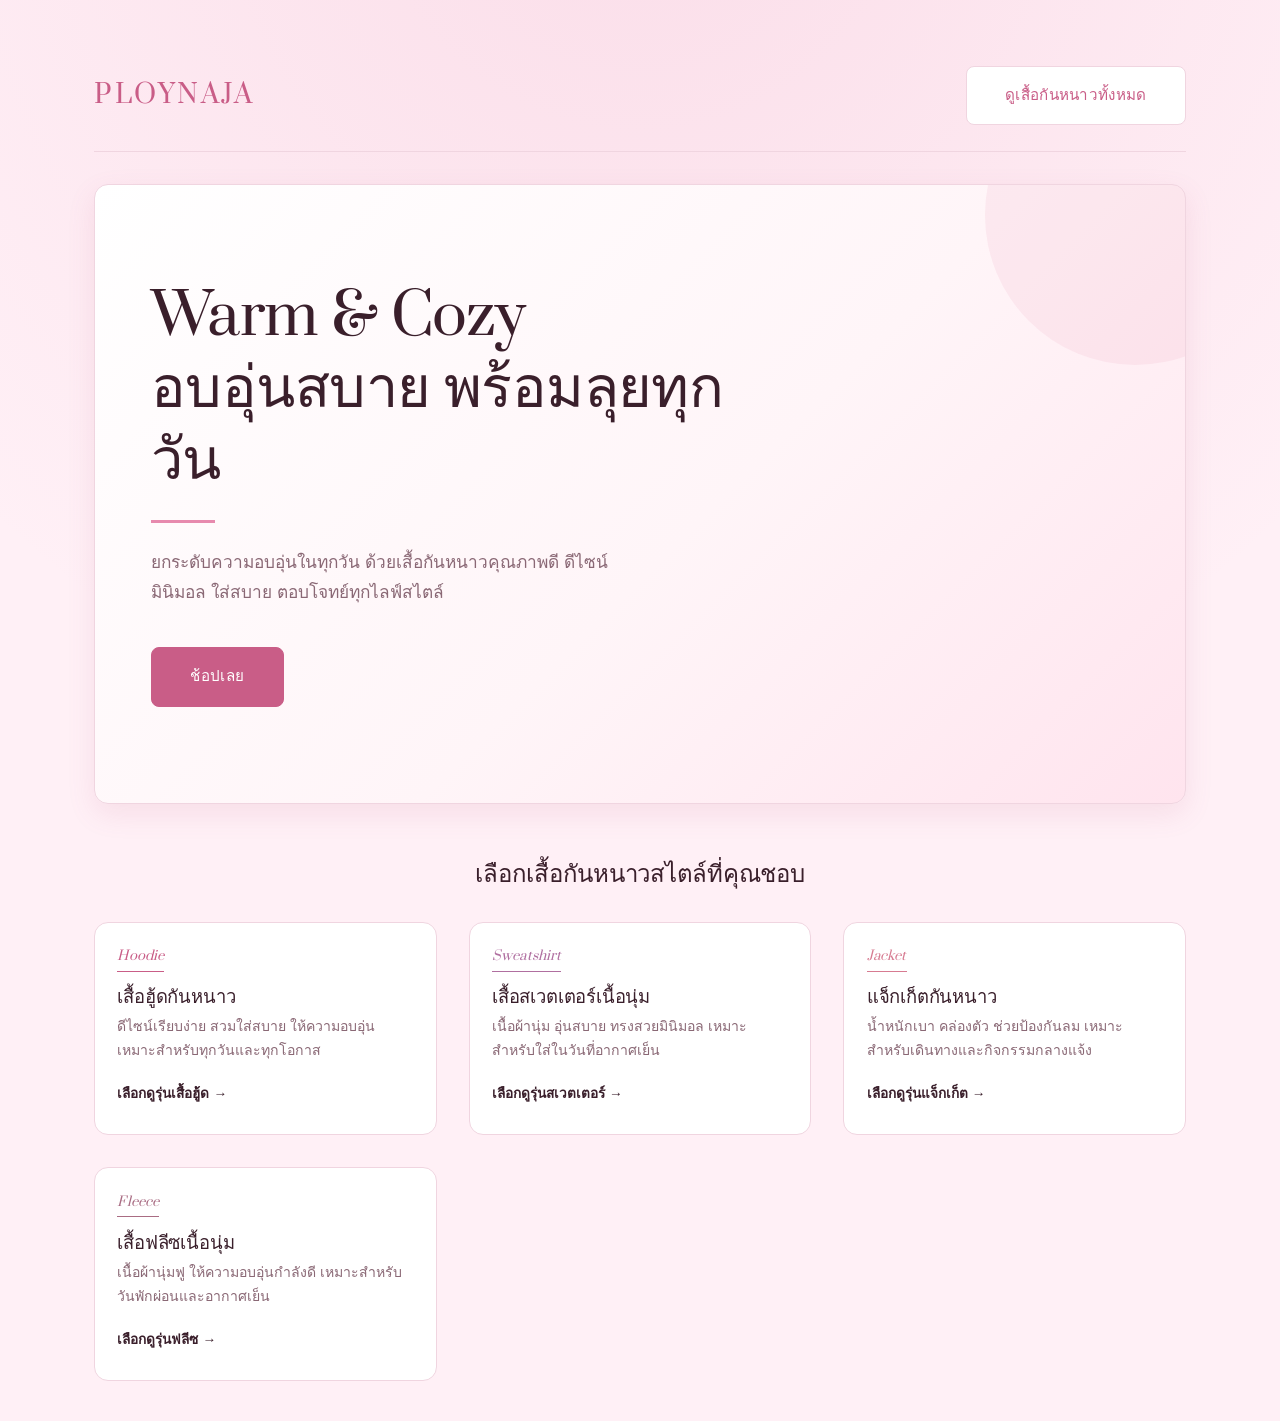
<file: index.html>
<!DOCTYPE html> 
<html lang="th"> 
<head> 
  <meta charset="UTF-8"> 
  <meta name="viewport" content="width=device-width, initial-scale=1.0"> 
  <title>ploynaja | เสื้อกันหนาวพรีเมียม อุ่นสบาย ดีไซน์มินิมอล</title> 
  <link rel="stylesheet" href="style.css"> 
</head> 
<body> 
  <div class="container"> 
    <header class="nav-header"> 
      <div class="brand-logo">ploynaja</div> 
      <a href="product.html" class="btn btn-secondary">ดูเสื้อกันหนาวทั้งหมด</a> 
    </header> 
 
    <section class="hero"> 
      <h1>Warm & Cozy<br>อบอุ่นสบาย พร้อมลุยทุกวัน</h1> 
      <p>ยกระดับความอบอุ่นในทุกวัน ด้วยเสื้อกันหนาวคุณภาพดี ดีไซน์มินิมอล ใส่สบาย ตอบโจทย์ทุกไลฟ์สไตล์</p> 
      <a href="product.html" class="btn">ช้อปเลย</a> 
    </section> 
 
    <h2 style="text-align: center; margin-bottom: 2rem;">เลือกเสื้อกันหนาวสไตล์ที่คุณชอบ</h2> 
    <div class="mood-grid"> 
      <a href="product.html?mood=hoodie" class="card"> 
        <span class="card-tag tag-hoodie">Hoodie</span> 
        <h3>เสื้อฮู้ดกันหนาว</h3> 
        <p>ดีไซน์เรียบง่าย สวมใส่สบาย ให้ความอบอุ่น เหมาะสำหรับทุกวันและทุกโอกาส</p> 
        <span style="font-size: 0.85rem; font-weight:600;">เลือกดูรุ่นเสื้อฮู้ด →</span> 
      </a> 
      <a href="product.html?mood=sweatshirt" class="card"> 
        <span class="card-tag tag-sweatshirt">Sweatshirt</span> 
        <h3>เสื้อสเวตเตอร์เนื้อนุ่ม</h3> 
        <p>เนื้อผ้านุ่ม อุ่นสบาย ทรงสวยมินิมอล เหมาะสำหรับใส่ในวันที่อากาศเย็น</p> 
        <span style="font-size: 0.85rem; font-weight:600;">เลือกดูรุ่นสเวตเตอร์ →</span> 
      </a> 
      <a href="product.html?mood=jacket" class="card"> 
        <span class="card-tag tag-jacket">Jacket</span> 
        <h3>แจ็กเก็ตกันหนาว</h3> 
        <p>น้ำหนักเบา คล่องตัว ช่วยป้องกันลม เหมาะสำหรับเดินทางและกิจกรรมกลางแจ้ง</p> 
        <span style="font-size: 0.85rem; font-weight:600;">เลือกดูรุ่นแจ็กเก็ต →</span> 
      </a> 
      <a href="product.html?mood=fleece" class="card"> 
        <span class="card-tag tag-fleece">Fleece</span> 
        <h3>เสื้อฟลีซเนื้อนุ่ม</h3> 
        <p>เนื้อผ้านุ่มฟู ให้ความอบอุ่นกำลังดี เหมาะสำหรับวันพักผ่อนและอากาศเย็น</p> 
        <span style="font-size: 0.85rem; font-weight:600;">เลือกดูรุ่นฟลีซ →</span> 
      </a> 
    </div> 
  </div> 
</body> 
</html>
</file>
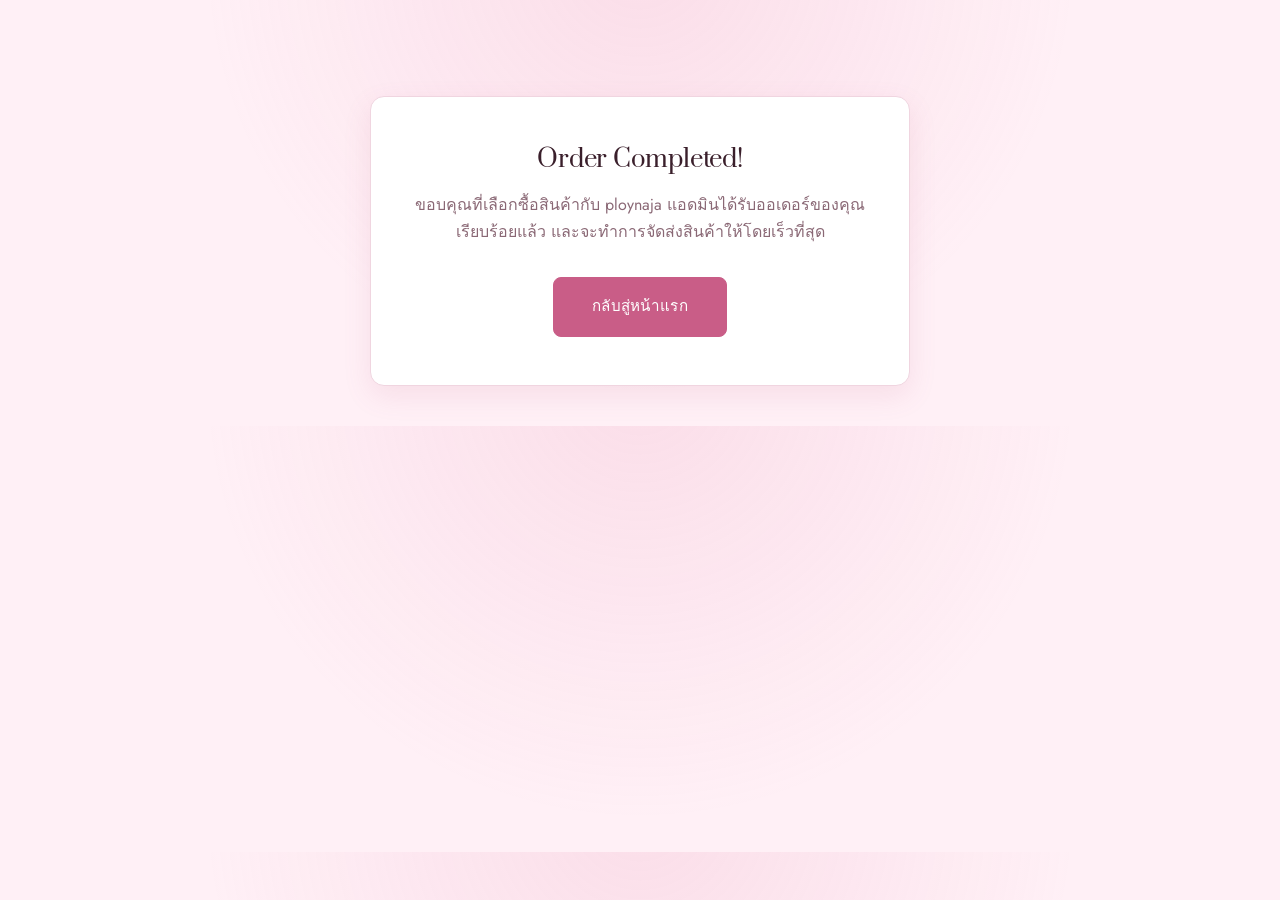
<file: thankyou.html>
<!DOCTYPE html>
<html lang="th">
<head>
  <meta charset="UTF-8">
  <meta name="viewport" content="width=device-width, initial-scale=1.0">
  <title>Thank You | ploynaja</title>
  <link rel="stylesheet" href="style.css">
</head>
<body>
  <div class="container" style="text-align: center; padding-top: 6rem;">
    <div class="form-card">
      <h2 style="margin-bottom: 1rem;">Order Completed!</h2>
      <p style="color: var(--text-muted); margin-bottom: 2rem;">ขอบคุณที่เลือกซื้อสินค้ากับ ploynaja แอดมินได้รับออเดอร์ของคุณเรียบร้อยแล้ว และจะทำการจัดส่งสินค้าให้โดยเร็วที่สุด</p>
      <a href="index.html" class="btn">กลับสู่หน้าแรก</a>
    </div>
  </div>
</body>
</html>
</file>
<file: style.css>
@import url('https://fonts.googleapis.com/css2?family=Jost:wght@300;400;500;600&family=Prata&display=swap');

:root {
  /* =========================
     BareFit Pink Theme
     ========================= */

  --bg-color: #FFF0F6;
  --card-bg: #FFFFFF;
  --ink: #3A1F2B;

  --text-main: #3A1F2B;
  --text-muted: #8A6875;

  --accent-pink: #E78AAE;
  --accent-pink-dark: #C95D87;
  --accent-pink-light: #F8C8D9;

  --border-light: #F0D5E0;
  --border-dark: #C95D87;

  --shadow-soft: 0 10px 28px rgba(190, 92, 130, 0.12);
  --shadow-hover: 0 20px 44px rgba(190, 92, 130, 0.20);

  /* Category colors */
  --hoodie-tag: #C95D87;
  --sweatshirt-tag: #B06FA0;
  --jacket-tag: #D77B91;
  --fleece-tag: #A96C83;

  --radius-sm: 8px;
  --radius-md: 14px;

  --ease: cubic-bezier(0.16, 1, 0.3, 1);
}


/* =========================
   Reset
   ========================= */

* {
  box-sizing: border-box;
  margin: 0;
  padding: 0;
}


body {
  font-family: 'Jost', sans-serif;
  font-weight: 400;

  background-color: var(--bg-color);

  background-image:
    radial-gradient(
      circle at 50% -10%,
      rgba(231, 138, 174, 0.18),
      transparent 55%
    );

  color: var(--text-main);
  line-height: 1.7;

  -webkit-font-smoothing: antialiased;
}


h1,
h2,
h3 {
  font-family: 'Prata', serif;
  font-weight: 400;
  letter-spacing: -0.01em;
  line-height: 1.25;
}


a {
  text-decoration: none;
  color: inherit;
}


.container {
  max-width: 1140px;
  margin: 0 auto;
  padding: 2.5rem 1.5rem;
}


/* =========================
   Navbar
   ========================= */

.nav-header {
  display: flex;
  justify-content: space-between;
  align-items: center;

  padding: 1.6rem 0;

  border-bottom: 1px solid var(--border-light);

  margin-bottom: 2rem;
}


.brand-logo {
  font-family: 'Prata', serif;
  font-size: 1.6rem;

  letter-spacing: 2.5px;
  text-transform: uppercase;

  color: var(--accent-pink-dark);
}


.nav-header nav a {
  font-size: 0.92rem;
  color: var(--text-muted);

  margin-left: 2rem;
  padding-bottom: 4px;

  border-bottom: 1px solid transparent;

  transition:
    color 0.25s var(--ease),
    border-color 0.25s var(--ease);
}


.nav-header nav a:hover,
.nav-header nav a.active {
  color: var(--accent-pink-dark);
  border-color: var(--accent-pink);
}


/* =========================
   Hero
   ========================= */

.hero {
  text-align: left;

  padding: 6rem 3.5rem;

  background:
    linear-gradient(
      135deg,
      #FFFFFF 0%,
      #FFF5F8 55%,
      #FFE4EE 100%
    );

  border-radius: var(--radius-md);

  box-shadow: var(--shadow-soft);

  margin-bottom: 3.5rem;

  border: 1px solid var(--border-light);

  position: relative;
  overflow: hidden;
}


.hero::after {
  content: '';

  position: absolute;

  width: 300px;
  height: 300px;

  right: -100px;
  top: -120px;

  background: rgba(231, 138, 174, 0.12);

  border-radius: 50%;
}


.hero h1 {
  font-size: clamp(2.4rem, 4.5vw, 3.6rem);

  max-width: 15ch;

  margin-bottom: 1.6rem;
  padding-bottom: 1.6rem;

  position: relative;

  color: var(--text-main);

  z-index: 1;
}


.hero h1::after {
  content: '';

  position: absolute;

  bottom: 0;
  left: 0;

  width: 64px;
  height: 3px;

  background: var(--accent-pink);
}


.hero p {
  color: var(--text-muted);

  font-size: 1.08rem;

  max-width: 46ch;

  margin: 0 0 2.5rem;

  position: relative;

  z-index: 1;
}


/* =========================
   Buttons
   ========================= */

.btn {
  display: inline-block;

  padding: 1rem 2.4rem;

  border: 1px solid var(--accent-pink-dark);

  background: var(--accent-pink-dark);

  color: #FFFFFF;

  font-family: 'Jost', sans-serif;

  font-size: 0.95rem;

  font-weight: 500;

  letter-spacing: 0.02em;

  border-radius: 8px;

  cursor: pointer;

  transition:
    background 0.35s var(--ease),
    color 0.35s var(--ease),
    transform 0.35s var(--ease),
    box-shadow 0.35s var(--ease);
}


.btn:hover {
  background: #B94E78;

  border-color: #B94E78;

  color: #FFFFFF;

  transform: translateY(-2px);

  box-shadow: 0 8px 20px rgba(201, 93, 135, 0.25);
}


.btn-secondary {
  background: #FFFFFF;

  color: var(--accent-pink-dark);

  border: 1px solid var(--border-light);
}


.btn-secondary:hover {
  border-color: var(--accent-pink);

  background: var(--accent-pink-light);

  color: var(--accent-pink-dark);
}


/* =========================
   Grid & Cards
   ========================= */

.mood-grid,
.product-grid {
  display: grid;

  grid-template-columns:
    repeat(auto-fill, minmax(260px, 1fr));

  gap: 2rem;
}


.card {
  background: var(--card-bg);

  border: 1px solid var(--border-light);

  border-radius: var(--radius-md);

  padding: 1.4rem 1.4rem 1.8rem;

  text-align: left;

  transition:
    transform 0.35s var(--ease),
    border-color 0.35s var(--ease),
    box-shadow 0.35s var(--ease);

  position: relative;

  overflow: hidden;

  display: flex;
  flex-direction: column;
}


.card:hover {
  transform: translateY(-6px);

  border-color: var(--accent-pink);

  box-shadow: var(--shadow-hover);
}


.card img {
  width: 100%;

  aspect-ratio: 1 / 1;

  object-fit: cover;

  border-radius: 10px;

  margin-bottom: 1.2rem;

  background-color: #FCE7EF;

  transition:
    filter 0.5s var(--ease),
    transform 0.6s var(--ease);
}


.card:hover img {
  filter: brightness(1.03);

  transform: scale(1.02);
}


.card h3 {
  font-size: 1.15rem;

  margin-bottom: 0.4rem;

  color: var(--text-main);
}


.card p {
  color: var(--text-muted);

  font-size: 0.88rem;

  margin-bottom: 1.2rem;

  flex-grow: 1;
}


.card .price {
  font-size: 1.05rem;

  font-weight: 500;

  font-family: 'Prata', serif;

  color: var(--accent-pink-dark);

  margin-bottom: 1rem;
}


/* =========================
   Category Tags
   ========================= */

.card-tag {
  display: inline-block;

  font-family: 'Prata', serif;

  font-style: italic;

  font-size: 0.82rem;

  font-weight: 400;

  letter-spacing: 0.01em;

  padding-bottom: 0.2rem;

  border-bottom: 1px solid currentColor;

  margin-bottom: 0.9rem;

  width: fit-content;
}


.tag-hoodie {
  color: var(--hoodie-tag);
}


.tag-sweatshirt {
  color: var(--sweatshirt-tag);
}


.tag-jacket {
  color: var(--jacket-tag);
}


.tag-fleece {
  color: var(--fleece-tag);
}


/* =========================
   Filter Bar
   ========================= */

#filter-bar {
  display: flex;

  justify-content: center;

  gap: 0.8rem;

  flex-wrap: wrap;

  margin-bottom: 3rem;
}


#filter-bar button {
  padding: 0.65rem 1.5rem;

  border: 1px solid var(--border-light);

  background: #FFFFFF;

  color: var(--text-muted);

  border-radius: 30px;

  font-family: 'Jost', sans-serif;

  font-size: 0.88rem;

  font-weight: 500;

  cursor: pointer;

  transition: all 0.25s var(--ease);
}


#filter-bar button:hover,
#filter-bar button.active {
  border-color: var(--accent-pink);

  background: var(--accent-pink);

  color: #FFFFFF;

  box-shadow: 0 5px 15px rgba(201, 93, 135, 0.15);
}


/* =========================
   Forms
   ========================= */

.form-card {
  background: #FFFFFF;

  padding: 3rem 2.75rem;

  border-radius: var(--radius-md);

  border: 1px solid var(--border-light);

  box-shadow: var(--shadow-soft);

  max-width: 540px;

  margin: 0 auto;
}


.form-group {
  margin-bottom: 1.75rem;

  text-align: left;
}


.form-group label {
  display: block;

  margin-bottom: 0.5rem;

  font-size: 0.85rem;

  font-weight: 500;

  color: var(--text-muted);
}


.form-group input,
.form-group textarea {
  width: 100%;

  padding: 0.75rem 0.15rem;

  border: none;

  border-bottom: 1px solid var(--border-light);

  border-radius: 0;

  font-family: inherit;

  font-size: 0.98rem;

  color: var(--text-main);

  background: transparent;

  transition: border-color 0.25s var(--ease);
}


.form-group input::placeholder,
.form-group textarea::placeholder {
  color: #BFA5B0;
}


.form-group input:focus,
.form-group textarea:focus {
  outline: none;

  border-color: var(--accent-pink);
}


/* =========================
   Table
   ========================= */

.table-container {
  background: #FFFFFF;

  border-radius: var(--radius-md);

  border: 1px solid var(--border-light);

  overflow-x: auto;

  box-shadow: var(--shadow-soft);
}


table {
  width: 100%;

  border-collapse: collapse;

  text-align: left;

  font-size: 0.92rem;
}


th {
  background: #FFF3F7;

  padding: 1.2rem 1.25rem;

  font-family: 'Jost', sans-serif;

  font-weight: 600;

  letter-spacing: 0.01em;

  color: var(--text-main);

  border-bottom: 2px solid var(--accent-pink-light);
}


td {
  padding: 1.2rem 1.25rem;

  border-bottom: 1px solid var(--border-light);

  color: var(--text-muted);
}


tr:last-child td {
  border-bottom: none;
}


/* =========================
   Accessibility
   ========================= */

a:focus-visible,
button:focus-visible,
input:focus-visible,
textarea:focus-visible {
  outline: 2px solid var(--accent-pink);

  outline-offset: 2px;
}


@media (prefers-reduced-motion: reduce) {
  * {
    transition: none !important;
    animation: none !important;
  }
}


/* =========================
   Responsive
   ========================= */

@media (max-width: 640px) {

  .hero {
    padding: 3.5rem 1.5rem;
  }

  .hero h1 {
    max-width: none;
  }

  .nav-header {
    flex-direction: column;

    gap: 1rem;

    align-items: flex-start;
  }

  .nav-header nav a {
    margin-left: 0;

    margin-right: 1.5rem;
  }

  .form-card {
    padding: 2rem 1.5rem;
  }

}
```
</file>
